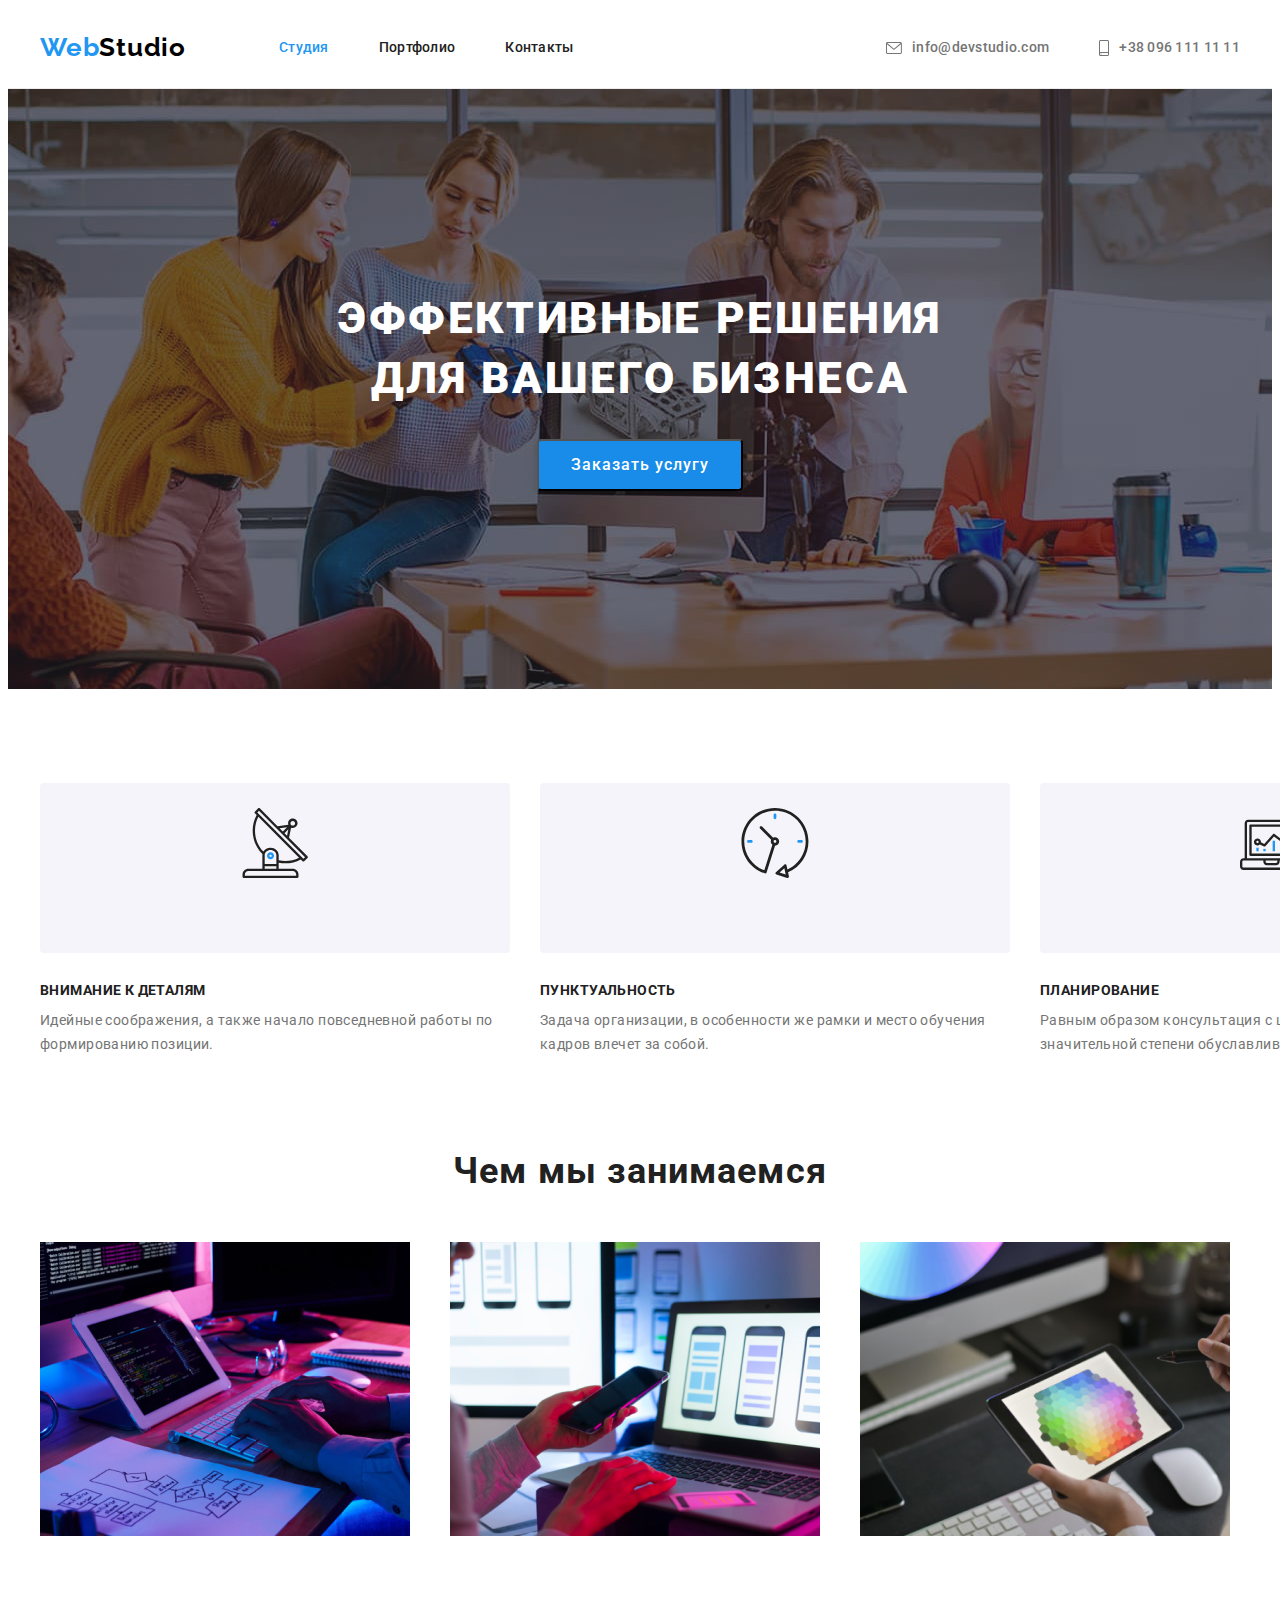
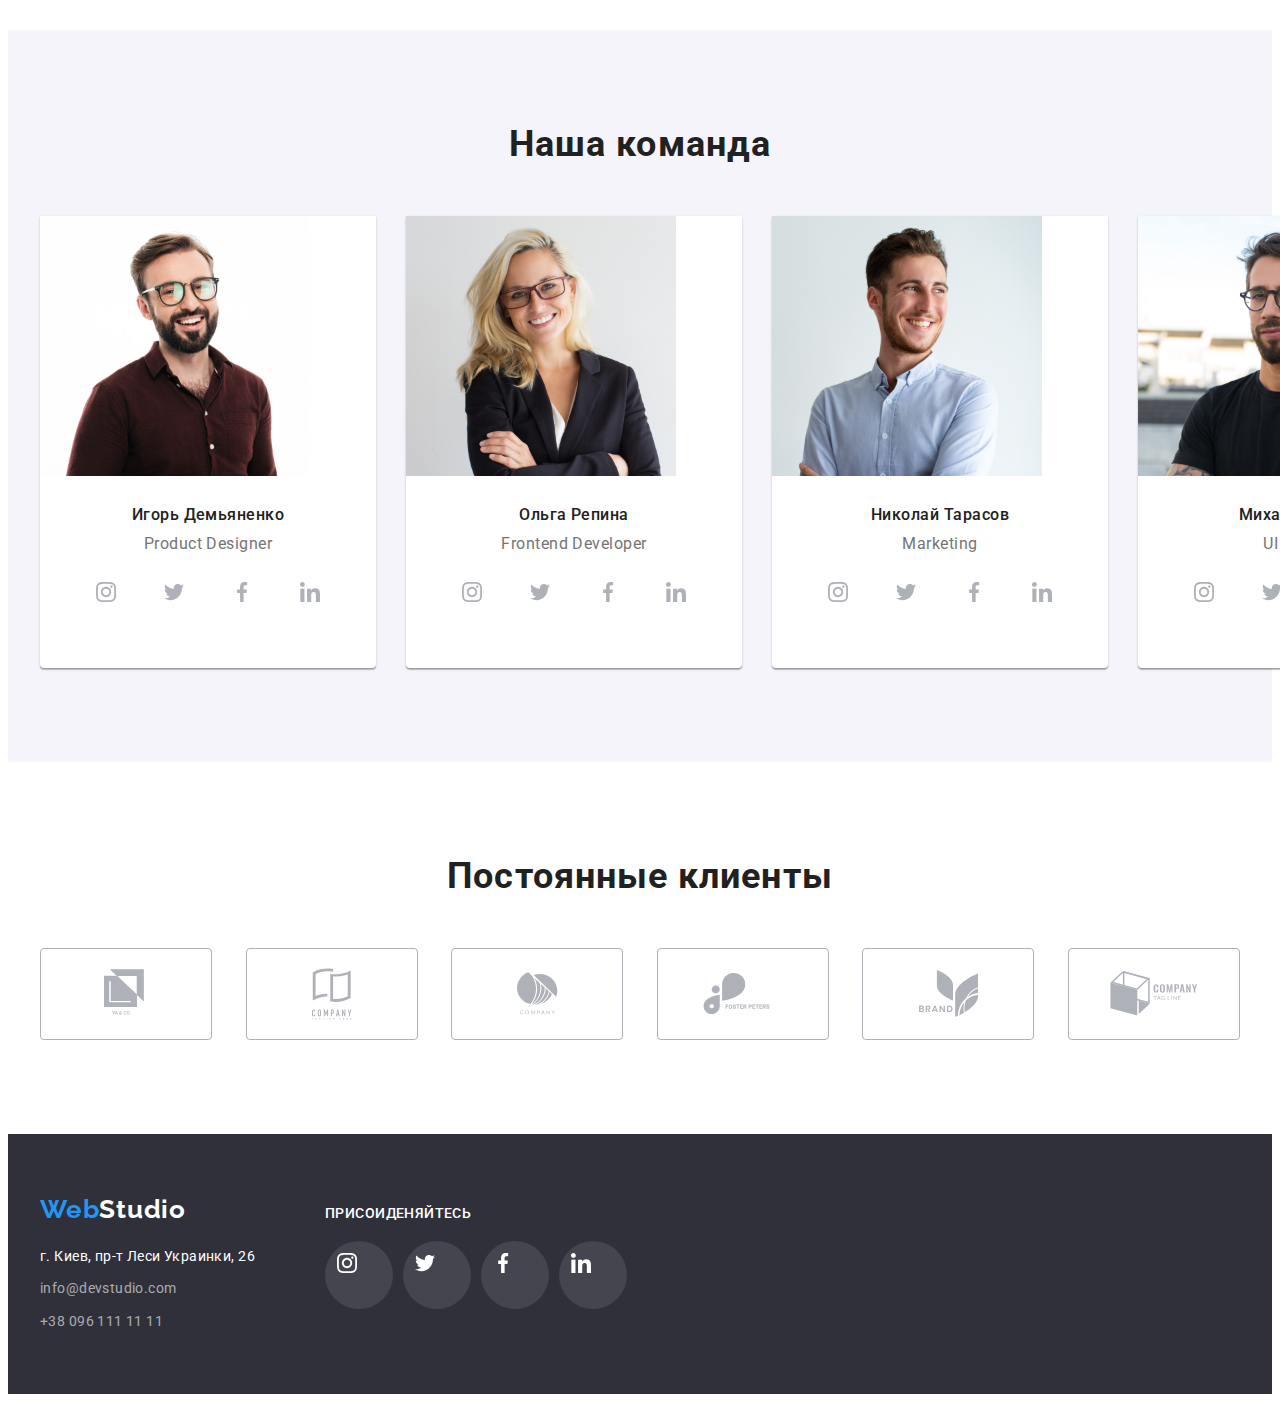
<file: index.html>
<!DOCTYPE html>
<html lang="ru">
<head>
    <meta charset="UTF-8">
    <meta http-equiv="X-UA-Compatible" content="IE=edge">
    <meta name="viewport" content="width=device-width, initial-scale=1.0">
    <title>Document</title>
    <link rel="preconnect" href="https://fonts.gstatic.com">
    <link href="https://fonts.googleapis.com/css2?family=Raleway:wght@700&family=Roboto:wght@400;500;700;900&display=swap"
        rel="stylesheet">
        <link rel="stylesheet" href="https://cdnjs.cloudflare.com/ajax/libs/modern-normalize/1.0.0/modern-normalize.min.css"
            integrity="sha512-ISS7cAi1PEhQ8jnbJpJZMd29NlhNj4AWYyLOSp2CE/CsHxTCu+r+t0D2yoJudVrd0/8fTVPUVDzY5Tvli75u/g=="
            crossorigin="anonymous" />
        <link rel="stylesheet" href="./css/styles.css">
</head>
<body>
    <!--Header-->
    
    <header class="header">
        <div class="container main-nav">
        <nav class="site-nav ">
            <a href="" lang="en" class="logo link"><span class="logo-part-1">Web</span><span class="logo-light">Studio</span></a>

    <ul class="nav-list list">

        <li class="nav-item"><a class="nav-link link current" href="">Студия</a></li>
        <li class="nav-item"><a class="nav-link link" href="./portfolio.html">Портфолио</a></li>
        <li class="nav-item"><a class="nav-link link" href="">Контакты</a></li>
    </ul>
    </nav>
    <ul class="contact-list list">
        <li class="contact-item">
            <a class="contact-link link" href="mailto:info@devstudio.com">
                <svg class="icon-mail">
                    <use href = "./images/svg/symbol-defs.svg#envelope"></use>
                </svg>
            info@devstudio.com
            </a>
        </li>
        <li class="contact-item">
            <a class="contact-link link" href="tel:+380961111111">
<svg class="icon-tel">
    <use href = "./images/svg/symbol-defs.svg#smartphone"></use>
</svg>
+38 096 111 11 11
            </a>
        </li>
    </ul>
    </div>
    </header>
    
    

    <!--main section-->
    <main >
        
    <section class="main-section overlay">
        <div class="main container">
        <h1 class="main-title">Эффективные решения  для вашего бизнеса  </h1>
        <button type="button" class="modal-btn">Заказать услугу</button>
        </div>
    </section>


    <!--About features-->
    <section class="about-features">
        <div class="container">
        <ul class="about-list list">
            <li class="about-item">
<div class="icons">
    <svg class="antena icon-features">
        <use href="./images/svg/symbol-defs.svg#antena"></use>
    </svg>
</div>
                <h3 class="about-title">Внимание к деталям</h3>
                <p class="about-text">Идейные соображения, а также начало повседневной работы по формированию позиции.</p>
            </li>
            <li class="about-item">
<div class="icons" >
    <svg class="clock icon-features">
        <use href="./images/svg/symbol-defs.svg#clock"></use>
    </svg>
</div>
                <h3 class="about-title">Пунктуальность</h3>
                <p class="about-text">Задача организации, в особенности же рамки и место обучения кадров влечет за собой.</p>
            </li>
            <li class="about-item">
<div class="icons">
    <svg class="diagram icon-features">
        <use href="./images/svg/symbol-defs.svg#diagram"></use>
    </svg>
</div>
                <h3 class="about-title">Планирование</h3>
                 <p class="about-text">Равным образом консультация с широким активом в значительной степени обуславливает.</p>
            </li>
            <li class="about-item">
                <div class="icons">
                    <svg class="asrtronaut icon-features">
                        <use href="./images/svg/symbol-defs.svg#astronaut"></use>
                    </svg>
                </div>
                <h3 class="about-title">Современные технологии</h3>
                <p class="about-text">Значимость этих проблем настолько очевидна, что реализация плановых заданий.</p>
            </li>
        </ul>
        </div>
    </section>
        <!--About examples-->
        <section class="about-examples">
             <div class="container">
        <h2 class="second-title">Чем мы занимаемся</h2>
        <ul class="examples list">
            <li class="examples-item"><img src="./images/feature-1.jpg" alt="Печать текста на компьютре" width="370" height="294"></li>
            <li class="examples-item"><img src="./images/feature-2.jpg" alt="Тестирование на компьютере и на телефоне" width="370" height="294"></li>
            <li class="examples-item"><img src="./images/feature-3.png" alt="Выбор палитры цветов" width="370" height="294"></li>
        </ul>
        </div>
    </section>

    <!--Team-->
    <section class="team">
        <div class="container">
        <h2 class="second-title">Наша команда</h2>
        <ul class="team-list list">
            <li class="team-item"><img src="./images/member-1.jpg" alt="Игорь Демьяненко Продакт Дизайнер" width = "270" height="260">
                <div  class="text-wraper">
                <h3 class="item-title">Игорь Демьяненко</h3>
                <p class="team-text">Product Designer</p>
                 <ul  class="social-media list">
                     <li class="social-media-item">
                         <a href=""  class = "social-media-link link">
                             <svg class="social-media-icon">
                                 <use href = "./images/svg/symbol-defs.svg#instagram"></use>
                             </svg>
                         </a>
                     </li>
                     <li class="social-media-item">
                         <a href="" class = "social-media-link link">
                             <svg class="social-media-icon">
                                 <use href = "./images/svg/symbol-defs.svg#twitter"></use>
                             </svg>
                         </a>
                     </li>
                     <li class="social-media-item">
                         <a href="" class = "social-media-link link">
                             <svg class="social-media-icon">
                                 <use href = "./images/svg/symbol-defs.svg#facebook"></use>
                             </svg>
                         </a>
                     </li>
                     <li class="social-media-item">
                         <a href="" class = "social-media-link link">
                             <svg class="social-media-icon">
                                 <use href = "./images/svg/symbol-defs.svg#linkedin"></use>
                             </svg>
                         </a>
                     </li>
                 </ul>
                </div>
            </li>
            <li class="team-item"><img src="./images/member-2.jpg" alt="Ольга Репина Frontend Developer" width = "270" height="260">
                <div class="text-wraper">
                <h3 class="item-title">Ольга Репина</h3>
                <p class="team-text">Frontend Developer</p>
                 <ul class="social-media list">
                     <li class="social-media-item">
                         <a href="" class = "social-media-link link">
                             <svg class = "social-media-icon">
                                 <use href = "./images/svg/symbol-defs.svg#instagram"></use>
                             </svg>
                         </a>
                     </li>
                     <li class="social-media-item">
                         <a href="" class = "social-media-link link">
                             <svg class = "social-media-icon">
                                 <use href = "./images/svg/symbol-defs.svg#twitter"></use>
                             </svg>
                         </a>
                     </li>
                     <li class="social-media-item">
                         <a href="" class = "social-media-link link">
                             <svg class = "social-media-icon">
                                 <use href = "./images/svg/symbol-defs.svg#facebook"></use>
                             </svg>
                         </a>
                     </li>
                     <li class="social-media-item">
                         <a href="" class = "social-media-link link">
                             <svg class = "social-media-icon">
                                 <use href = "./images/svg/symbol-defs.svg#linkedin"></use>
                             </svg>
                         </a>
                     </li>
                 </ul>
</div>
            </li>
            <li class="team-item"><img src="./images/member-3.jpg" alt="Николай Тарасов Marketing" width = "270" height="260">
                <div class="text-wraper"> 
                <h3 class="item-title">Николай Тарасов</h3>
                <p class="team-text">Marketing</p>
            <ul class="social-media list">
                <li class="social-media-item">
                    <a href="" class = "social-media-link link">
                        <svg class = "social-media-icon">
                            <use href = "./images/svg/symbol-defs.svg#instagram"></use>
                        </svg>
                    </a>
                </li>
                <li class="social-media-item">
                    <a href="" class = "social-media-link link">
                        <svg class = "social-media-icon">
                            <use href = "./images/svg/symbol-defs.svg#twitter"></use>
                        </svg>
                    </a>
                </li>
                <li class="social-media-item">
                    <a href="" class = "social-media-link link">
                        <svg class = "social-media-icon">
                            <use href = "./images/svg/symbol-defs.svg#facebook"></use>
                        </svg>
                    </a>
                </li>
                <li class="social-media-item">
                    <a href="" class = "social-media-link link">
                        <svg class = "social-media-icon">
                            <use href = "./images/svg/symbol-defs.svg#linkedin"></use>
                        </svg>
                    </a>
                </li>
            </ul>
</div>
            </li>
            <li class="team-item"><img src="./images/member-4.jpg" alt="Михаил Ермаков UI Designer" width = "270" height="260">
               <div class="text-wraper">
                <h3 class="item-title">Михаил Ермаков</h3>
                <p class="team-text">UI Designer</p>
                <ul class="social-media list">
                    <li class="social-media-item">
                        <a href="" class = "social-media-link link">
                            <svg class = "social-media-icon">
                                <use href = "./images/svg/symbol-defs.svg#instagram"></use>
                            </svg>
                        </a>
                    </li>
                    <li class="social-media-item">
                        <a href="" class = "social-media-link link">
                            <svg class = "social-media-icon">
                                <use href = "./images/svg/symbol-defs.svg#twitter"></use>
                            </svg>
                        </a>
                    </li>
                    <li class="social-media-item">
                        <a href="" class = "social-media-link link">
                            <svg class = "social-media-icon"> 
                                <use href = "./images/svg/symbol-defs.svg#facebook"></use>
                            </svg>
                        </a>
                    </li>
                    <li class="social-media-item">
                        <a href="" class = "social-media-link link">
                            <svg class="social-media-icon">
                                <use href = "./images/svg/symbol-defs.svg#linkedin"></use>
                            </svg>
                        </a>
                    </li>
                </ul> 
</div>
            </li>
        </ul>
        </div>
    </section>

    <!--Clients-->
    <section class="clients">
            <div class="container">
                <h2 class="second-title">Постоянные клиенты</h2>
                <ul class="clients-list list">
                    <li class="clients-list-item">
                        <a href="" class="clients-list-link">
                            <svg class="clients-icon-one common">
                                <use href = "./images/svg/symbol-defs.svg#logo-one"></use>
                            </svg>
                        </a>
                    </li>
                    <li class="clients-list-item">
                        <a href="" class="clients-list-link">
                            <svg class="clients-icon-two common">
                                <use href = "./images/svg/symbol-defs.svg#logo-second"></use>
                            </svg>
                        </a>
                    </li>
                    <li class="clients-list-item">
                        <a href="" class="clients-list-link">
                            <svg class="clients-icon-three common">
                                <use href = "./images/svg/symbol-defs.svg#logo-third"></use>
                            </svg>
                        </a>
                    </li>
                    <li class="clients-list-item">
                        <a href="" class="clients-list-link">
                            <svg class="clients-icon-four common">
                                <use href = "./images/svg/symbol-defs.svg#logo-fourth"></use>
                            </svg>
                        </a>
                    </li>
                    <li class="clients-list-item">
                        <a href="" class="clients-list-link">
                            <svg class="clients-icon-five common">
                                <use href = "./images/svg/symbol-defs.svg#logo-fifth"></use>
                            </svg>
                        </a>
                    </li>
                    <li class="clients-list-item">
                        <a href="" class="clients-list-link">
                            <svg class="clients-icon-six common">
                                <use href = "./images/svg/symbol-defs.svg#logo-six"></use>
                            </svg>
                        </a>
                    </li>
                </ul>


       </div>

    </section>
    </main>

    <!--Footer-->
    <footer class="footer">
        <div class="container">
            <div class="footer-wraper">
    <a href="" lang="en" class="logo link"><span class="logo-part-1">Web</span><span class="logo-dark">Studio</span></a>
        <address>
             <ul class="address-list list">
             <li class="address-item">г. Киев, пр-т Леси Украинки, 26</li>    
            <li class="address-item" ><a class="address-link link"  href="mailto:info@devstudio.com">info@devstudio.com</a></li>
            <li class="address-item" ><a class="address-link link" href="tel:+380961111111">+38 096 111 11 11</a></li>
         </ul>
        </address>
        </div>
        <div class="footer-wraper">
            <p class="invitation">Присоиденяйтесь</p>
            <ul class="footer-media-list list">
                <li class="footer-media-item">
                    <a href="" class="footer-media-link">
<svg class="footer-media-icon">
    <use href = "./images/svg/symbol-defs.svg#instagram"></use>
</svg>
                </a>
            </li>
                <li class="footer-media-item">
                    <a href="" class="footer-media-link">
<svg class="footer-media-icon">
    <use href = "./images/svg/symbol-defs.svg#twitter"></use>
</svg>
                </a>
            </li>
                <li class="footer-media-item">
                    <a href="" class="footer-media-link">
<svg class="footer-media-icon">
    <use href = "./images/svg/symbol-defs.svg#facebook"></use>
</svg>
                </a>
            </li >
                <li class="footer-media-item">
                    <a href="" class="footer-media-link">
<svg class="footer-media-icon">
    <use href = "./images/svg/symbol-defs.svg#linkedin"></use>
</svg>
                </a>
            </li>
            </ul>

        </div>
        </div>
    </footer>

</body>
</html>
</file>
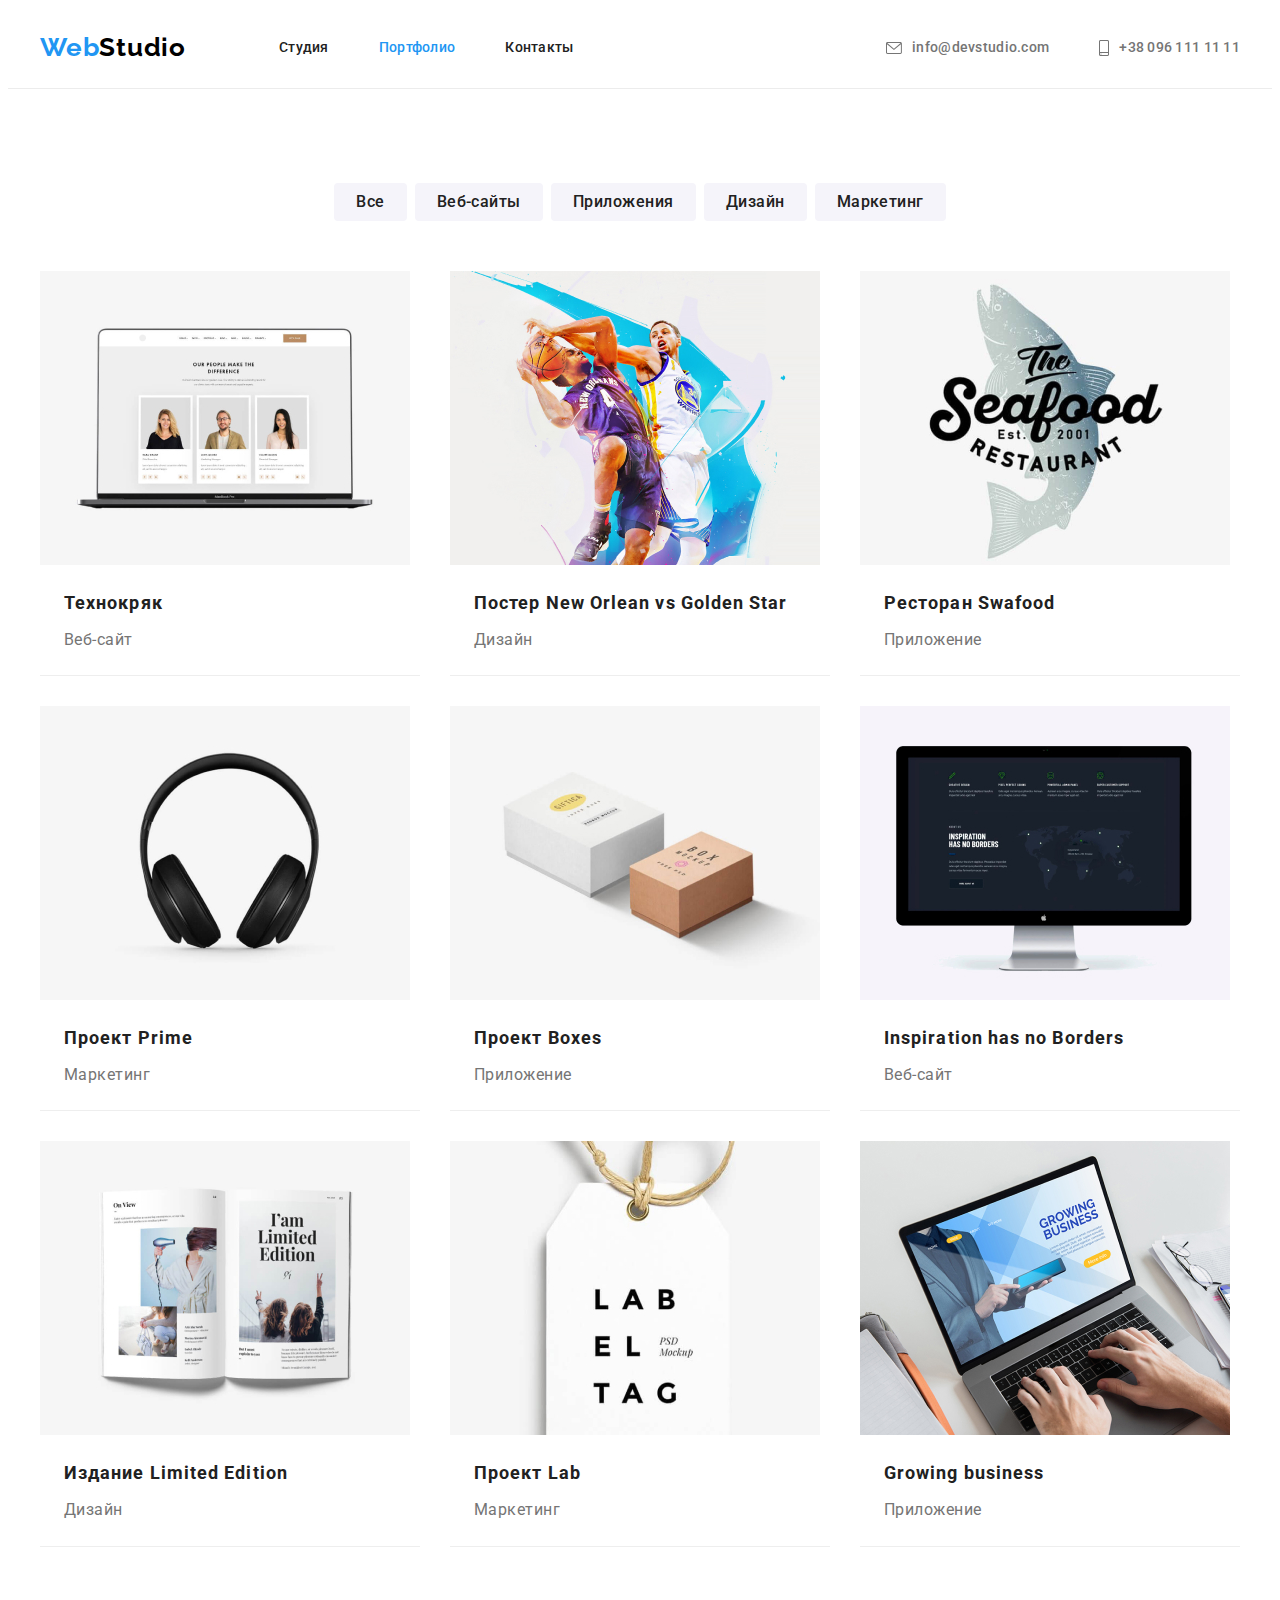
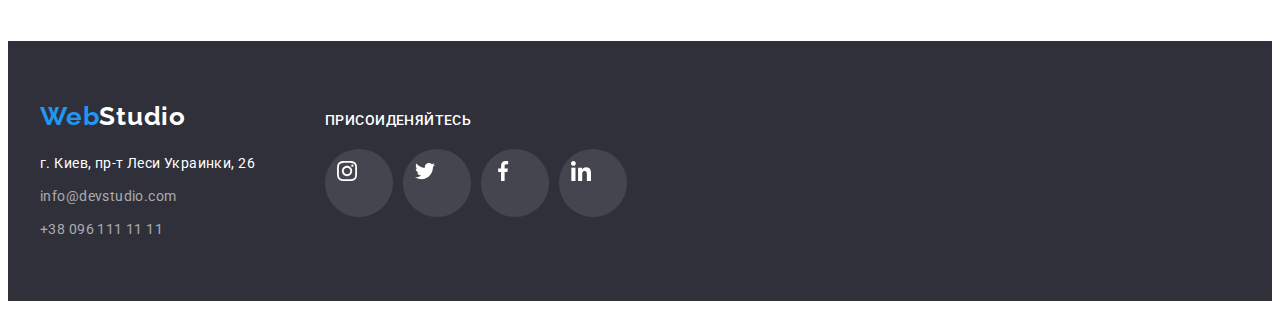
<file: portfolio.html>
<!DOCTYPE html>
<html lang="en">
<head>
    <meta charset="UTF-8">
    <meta http-equiv="X-UA-Compatible" content="IE=edge">
    <meta name="viewport" content="width=device-width, initial-scale=1.0">
    <title>Document</title>
    <link rel="stylesheet" href="./css/styles.css">
    <link rel="preconnect" href="https://fonts.gstatic.com">
    <link href="https://fonts.googleapis.com/css2?family=Raleway:wght@700&family=Roboto:wght@400;500;700;900&display=swap"
        rel="stylesheet">
        <link rel="stylesheet" href="https://cdnjs.cloudflare.com/ajax/libs/modern-normalize/1.0.0/modern-normalize.min.css"
            integrity="sha512-ISS7cAi1PEhQ8jnbJpJZMd29NlhNj4AWYyLOSp2CE/CsHxTCu+r+t0D2yoJudVrd0/8fTVPUVDzY5Tvli75u/g=="
            crossorigin="anonymous" />
        <link rel="stylesheet" href="./css/styles.css">

</head>
<body>
    <!--Header-->
    
    <header class="header">
        <div class="container main-nav">
            <nav class="site-nav ">
                <a href="" lang="en" class="logo link"><span class="logo-part-1">Web</span><span
                        class="logo-light">Studio</span></a>
    
                <ul class="nav-list list">
    
                    <li class="nav-item"><a class="nav-link link " href="./index.html">Студия</a></li>
                    <li class="nav-item"><a class="nav-link link current" href="./portfolio.html">Портфолио</a></li>
                    <li class="nav-item"><a class="nav-link link" href="">Контакты</a></li>
                </ul>
            </nav>
            <ul class="contact-list list">
                <li class="contact-item">
                    <a class="contact-link link" href="mailto:info@devstudio.com">
                        <svg class="icon-mail">
                            <use href="./images/svg/symbol-defs.svg#envelope"></use>
                        </svg>
                        info@devstudio.com
                    </a>
                </li>
                <li class="contact-item">
                    <a class="contact-link link" href="tel:+380961111111">
                        <svg class="icon-tel">
                            <use href="./images/svg/symbol-defs.svg#smartphone"></use>
                        </svg>
                        +38 096 111 11 11
                    </a>
                </li>
            </ul>
        </div>
    </header>
    

    <!--main section-->
    <main>
        <section class="portfolio">
            <div class="container">
            <h1 class="visually-hidden"> Портфолио </h1>

            <!--Filters-->
            <ul class="filter-list list">
            <li class="filter-item"><button class="filter-btn" type="button">Все</button></li>
            <li class="filter-item"><button class="filter-btn" type="button">Веб-сайты</button></li>
            <li class="filter-item"><button class="filter-btn" type="button">Приложения</button></li>
            <li class="filter-item"><button class="filter-btn" type="button">Дизайн</button></li>
            <li class="filter-item"><button class="filter-btn" type="button">Маркетинг</button></li>

        </ul>
<!--Galery of works-->
            <ul class="gallery list">
                <li class="gallery-item"><a  class="gallery-link link" href="">
                    <img src="./images/portfolio/tehnokryk.jpg"  width="370" height="294" alt="Веб сайт страницы компании Технокряк">
                    <div  class = "galery-text-wraper">
                    <h2  class="gallery-title">Технокряк</h2>
                    <p class="gallery-text">Веб-сайт</p>
</div>
                </a></li>
                 <li class="gallery-item"><a  class="gallery-link link" href="">
                     <img src="./images/portfolio/poster.jpg"  width="370" height="294" alt="Постер с баскетболистами">
                    <div class = "galery-text-wraper">
                     <h2 class="gallery-title">Постер New Orlean vs Golden Star</h2>
                     <p class="gallery-text">Дизайн</p>
</div>
                 </a></li>
                 <li class="gallery-item"><a class="gallery-link link" href="">
                     <img src="./images/portfolio/seafood.jpg" width="370" height="294" alt="Лого акулы с фронтальной надписью ">
                     <div class = "galery-text-wraper">
                     <h2 class="gallery-title">Ресторан Swafood</h2>
                     <p class="gallery-text">Приложение</p>
</div>
                 </a></li>
                 <li class="gallery-item"><a class="gallery-link link" href="">
                     <img src="./images/portfolio/prime.jpg"  width="370" height="294" alt="Наушники">
                     <div class = "galery-text-wraper">
                     <h2 class="gallery-title">Проект Prime</h2>
                     <p class="gallery-text">Маркетинг</p>
</div>
                 </a></li>
                <li class="gallery-item"><a  class="gallery-link link" href="">
                        <img src="./images/portfolio/boxes.jpg" width="370" height="294" alt="Две коробки">
                       <div class = "galery-text-wraper">
                        <h2 class="gallery-title">Проект Boxes</h2>
                        <p class="gallery-text">Приложение</p>
</div>
                    </a></li>
                <li class="gallery-item"><a class="gallery-link link" href="">
                        <img src="./images/portfolio/ispiration.jpg" width="370" height="294" alt="Телевизор с изображением сайта">
                        <div class="galery-text-wraper">
                        <h2 class="gallery-title">Inspiration has no Borders</h2>
                        <p class="gallery-text">Веб-сайт</p>
</div>
                    </a></li>
                <li class="gallery-item"><a class="gallery-link link" href="">
                        <img src="./images/portfolio/limited-edition.jpg"  width="370" height="294" alt="Развернутый журнал с картинками">
                        <div class = "galery-text-wraper">
                        <h2 class="gallery-title">Издание Limited Edition</h2>
                        <p class="gallery-text">Дизайн</p>
</div>
                    </a></li>
                <li class="gallery-item"><a class="gallery-link link" href="">
                        <img src="./images/portfolio/lab.jpg" width="370" height="294" alt="Бирка на веревочке с надписью">
                        <div class = "galery-text-wraper">
                        <h2 class="gallery-title">Проект Lab</h2>
                        <p class="gallery-text">Маркетинг</p>
</div>
                    </a></li>
                 <li class="gallery-item"><a class="gallery-link link" href=""> 
                        <img src="./images/portfolio/growing-business.jpg" width="370" height="294" alt="Руки печатают на компьютере">
                        <div class = "galery-text-wraper">
                        <h2 class="gallery-title">Growing business</h2>
                         <p class="gallery-text">Приложение</p>
</div>
                        </a></li>
                </ul>
                </div>
                </section>
    </main>

                <!--Footer-->
                <footer class="footer">
                    <div class="container">
                        <div class="footer-wraper">
                            <a href="" lang="en" class="logo link"><span class="logo-part-1">Web</span><span
                                    class="logo-dark">Studio</span></a>
                            <address>
                                <ul class="address-list list">
                                    <li class="address-item">г. Киев, пр-т Леси Украинки, 26</li>
                                    <li class="address-item"><a class="address-link link"
                                            href="mailto:info@devstudio.com">info@devstudio.com</a></li>
                                    <li class="address-item"><a class="address-link link" href="tel:+380961111111">+38 096 111 11 11</a>
                                    </li>
                                </ul>
                            </address>
                        </div>
                        <div class="footer-wraper">
                            <p class="invitation">Присоиденяйтесь</p>
                            <ul class="footer-media-list list">
                                <li class="footer-media-item">
                                    <a href="" class="footer-media-link">
                                        <svg class="footer-media-icon">
                                            <use href="./images/svg/symbol-defs.svg#instagram"></use>
                                        </svg>
                                    </a>
                                </li>
                                <li class="footer-media-item">
                                    <a href="" class="footer-media-link">
                                        <svg class="footer-media-icon">
                                            <use href="./images/svg/symbol-defs.svg#twitter"></use>
                                        </svg>
                                    </a>
                                </li>
                                <li class="footer-media-item">
                                    <a href="" class="footer-media-link">
                                        <svg class="footer-media-icon">
                                            <use href="./images/svg/symbol-defs.svg#facebook"></use>
                                        </svg>
                                    </a>
                                </li>
                                <li class="footer-media-item">
                                    <a href="" class="footer-media-link">
                                        <svg class="footer-media-icon">
                                            <use href="./images/svg/symbol-defs.svg#linkedin"></use>
                                        </svg>
                                    </a>
                                </li>
                            </ul>
                
                        </div>
                    </div>
                </footer>
                
                </body>
                
                </html>
</file>
<file: css/styles.css>
body {
  font-family: Roboto, sans-serif;
}
:root {
  --brand-color: #212121;
  --color-text: #757575;
  --acent-color: #2196f3;
}

.link {
  text-decoration: none;
}
.list {
  list-style: none;
  font-style: normal;
  margin: 0;
  padding: 0;
}
h1,
h2,
h3,
h4,
h5,
h6,
p {
  margin: 0;
}
img {
  display: block;
}
.visually-hidden {
  position: absolute;
  width: 1px;
  height: 1px;
  margin: -1px;
  padding: 0;
  overflow: hidden;
  border: 0;
  clip: rect(0 0 0 0);
}
.second-title {
  font-weight: 700;
  font-size: 36px;
  line-height: 1.16;
  text-align: center;
  letter-spacing: 0.03em;
  color: var(--brand-color);
}

.header > .container {
  width: 1200px;
  margin: 0 auto;
  padding: 0 15px;
}

.container {
  width: 1200px;
  margin: 0 auto;
  padding: 0 15px;
  text-align: center;
}
.main-nav {
  display: flex;
  align-items: center;
}
/*Header*/
.header {
  display: flex;
  align-items: center;
  border-bottom: 1px solid #ececec;
}
.site-nav {
  display: flex;
  align-items: center;
}

.logo {
  font-family: Raleway, sans-serif;
  font-weight: 700;
  font-size: 26px;
  line-height: 1.2;
  letter-spacing: 0.03em;
}
.logo-part-1 {
  color: #2196f3;
}
.logo-light {
  color: #000000;
}
.logo-dark {
  color: #ffffff;
}
.nav-list {
  display: flex;
  align-items: center;
  margin-left: 93px;
}
.nav-link.current {
  color: var(--acent-color);
}

.nav-item:not(:last-child) {
  /*border: 1px solid blue;*/
  margin-right: 50px;
}

.nav-link {
  font-weight: 500;
  font-size: 14px;
  line-height: 1.14;
  letter-spacing: 0.02em;
  color: var(--brand-color);
  padding-top: 32px;
  padding-bottom: 32px;
  display: block;
}
.nav-link:hover,
.nav-link:focus {
  color: #2196f3;
}
/*.contact-link {
  display: flex;
  align-items: center;
  color: var(--color-text);
}*/

.contact-link:hover .icon-mail,
.conract-link:focus .icon-mail,
.contact-link:hover,
.contact-link:focus {
  color: #2196f3;
  fill: #2196f3;
}
.contact-link:hover .icon-tel,
.conract-link:focus .icon-tel,
.contact-link:hover,
.contact-link:focus {
  color: #2196f3;
  fill: #2196f3;
}
.contact-list {
  display: flex;
  align-items: center;
  margin-left: auto;
}
.contact-item {
  font-weight: 500;
  font-size: 14px;
  line-height: 1.14;
  letter-spacing: 0.02em;
  align-items: center;
  /*border: 2px solid black;*/
}
.contact-link {
  display: flex;
  align-items: center;
  color: var(--color-text);
}

.contact-list .contact-item + .contact-item {
  margin-left: 50px;
}
.icon-mail {
  fill: var(--color-text);
  width: 16px;
  height: 12px;
  margin-right: 10px;
}
.icon-tel {
  fill: var(--color-text);
  width: 10px;
  height: 16px;
  margin-right: 10px;
}

/* Main section */
.main.container {
  padding: 200px 15px;
  text-align: center;
}
.overlay {
  max-width: 1600px;
  height: 600px;
  margin: 0 auto;
  background-color: #2f303a;
  background-image: linear-gradient(
      to bottom,
      rgba(47, 48, 58, 0.4),
      rgba(47, 48, 58, 0.4)
    ),
    url(../images/headerbg.jpg);
  background-repeat: no-repeat;
  background-position: center;
  background-size: cover;
}
.main-title {
  /*padding-top: 200px;*/
  max-width: 696px;
  font-weight: 900;
  font-size: 44px;
  line-height: 1.36;
  text-align: center;
  letter-spacing: 0.06em;
  text-transform: uppercase;
  color: #ffffff;
  margin: auto;
  margin-bottom: 30px;
}

.modal-btn {
  display: inline-block;
  text-align: center;
  min-width: 200px;
  padding: 10px 32px 10px 32px;
  font-family: inherit;
  font-weight: 500;
  font-size: 16px;
  line-height: 1.8;
  letter-spacing: 0.06em;
  color: #ffffff;
  cursor: pointer;
  background-color: #188ce8;
  box-shadow: 0px 4px 4px rgba(0, 0, 0, 0.15);
  border-radius: 4px;
}

.modal-btn:hover,
.modal-btn:focus {
  background-color: #2196f3;
  color: #ffffff;
}

/* About features */

.about-features {
  padding-top: 94px;
  padding-bottom: 94px;
}
.about-list {
  display: flex;
  margin-left: -30px;
  margin-top: -30px;
}
.icons {
  width: 270px;
  height: 120px;
  background-color: #f5f4fa;
  border-radius: 4px;
  margin-bottom: 30px;
  padding: 25px 100px;
}
.icon-features {
  width: 70px;
  height: 70px;
}
.about-item {
  /*border: 1px solid green;
  background-color: tomato;*/
  flex-basis: calc(100% / 4 - 30px);
  margin-left: 30px;
  margin-top: 30px;
}
.about-title {
  font-weight: 700;
  font-size: 14px;
  line-height: 1.14;
  letter-spacing: 0.03em;
  text-transform: uppercase;
  color: var(--brand-color);
  text-align: left;
  margin-bottom: 10px;
}
.about-text {
  font-weight: 400;
  font-size: 14px;
  line-height: 1.7;
  letter-spacing: 0.03em;
  color: var(--color-text);
  text-align: left;
}
/*----About examples------*/
.about-examples {
  padding-bottom: 94px;
  /*background-color: violet;*/
}
.second-title {
  margin-bottom: 50px;
}
.examples {
  display: flex;
  margin-left: -30px;
  margin-top: -30px;
}
.examples-item {
  margin-left: 30px;
  margin-top: 30px;
  flex-basis: calc(100% / 3 - 30px);
}
/*Team*/
.team {
  background-color: #f5f4fa;
  padding-top: 94px;
  padding-bottom: 94px;
}
.team .second-title {
  margin-bottom: 50px;
}
.team-list {
  display: flex;
  margin-left: -30px;
  margin-top: -30px;
}
.team-item {
  margin-left: 30px;
  margin-top: 30px;
  flex-basis: calc(100% / 4 - 30px);
  box-shadow: 0px 1px 3px rgba(0, 0, 0, 0.12), 0px 1px 1px rgba(0, 0, 0, 0.14),
    0px 2px 1px rgba(0, 0, 0, 0.2);
  border-radius: 0px 0px 4px 4px;
  /*background-color: turquoise;*/
  background-color: #ffffff;
}
.text-wraper {
  padding: 30px 32px;
}
.social-media {
  display: flex;
  justify-content: space-between;
  align-items: center;
  min-width: 30px;
  
}
.social-media-item {
  align-items: center;
}
.social-media-link {
  display: inline-block;
  align-items: center;
  width: 44px;
  height: 44px;
  padding: 12px;
  border-radius: 50%;
  cursor: pointer;
}
.social-media-link:hover .social-media-icon,
.social-media-link:focus .social-media-icon,
.social-media-link:hover,
.social-media-link:focus {
  background-color: var(--acent-color);
  fill: #ffffff;
}

.social-media-icon {
  width: 20px;
  height: 20px;
  fill: #afb1b8;
}
.item-title {
  font-weight: 500;
  font-size: 16px;
  line-height: 1.18;
  letter-spacing: 0.03em;
  color: var(--brand-color);
  margin-bottom: 10px;
}
.team-text {
  font-weight: 400;
  font-size: 16px;
  line-height: 1.18;
  letter-spacing: 0.03em;
  color: var(--color-text);
  margin-bottom: 16px;
}
/*Clients*/
.clients {
  padding-top: 94px;
  padding-bottom: 94px;
}
.container > .second-title {
  margin-bottom: 50px;
}
.clients-list {
  display: flex;
  align-items: center;
  justify-content: space-between;
  min-width: 1170px;
  
}
.clients-list-link {
  display: flex;
  justify-content: center;
  align-items: center;
  width: 170px;
  height: 90px;
  /*border: 1px solid #afb1b8;
  border-radius: 4px;*/
}
.clients-list-item {
  border: 1px solid #afb1b8;
  border-radius: 4px;
}
.common {
  fill: #afb1b8;
}
.clients-icon-one {
  width: 44px;
  height: 49px;
}
.clients-icon-two {
  width: 40px;
  height: 52px;
}
.clients-icon-three {
  width: 41px;
  height: 43px;
}
.clients-icon-four {
  width: 80px;
  height: 42px;
}
.clients-icon-five {
  width: 59px;
  height: 47px;
}
.clients-icon-six {
  width: 88px;
  height: 45px;
}

.clients-list-item:hover,
.clients-link-item:focus {
   border: 1px solid var(--acent-color);
  
}
.clients-list-link:hover .common,
 .clients-list-link:focus .common {
   fill: var(--acent-color);
 }

/*footer*/
.footer {
  padding-top: 60px;
  padding-bottom: 60px;
}
.address-item {
  font-weight: 400;
  font-size: 14px;
  line-height: 1.7;
  letter-spacing: 0.03em;
  color: #ffffff;
}

.footer {
  background-color: #2f303a;
}
.footer > .container {
  text-align: left;
}
.footer .container {
  display: flex;
  align-items: baseline;
}
.footer-wraper:not(:last-child) {
  margin-right: 70px;
}
.invitation {
  text-transform: uppercase;
  font-weight: 500;
  font-size: 14px;
  line-height: 1.14;
  letter-spacing: 0.03em;
  color: #ffffff;
  margin-bottom: 20px;
}
.footer-media-list {
  display: flex;
  align-items: center;
}
.footer-media-item:not(:last-child) {
  margin-right: 10px;
}
.footer-media-link {
  display: inline-block;
  align-items: center;
  width: 44px;
  height: 44px;
  padding: 12px;
  border-radius: 50%;
  cursor: pointer;
  background-color: rgba(255, 255, 255, 0.1);
}
.footer-media-link:hover,
.footer-media-link:focus {
  background-color: var(--acent-color);
}
.footer-media-icon {
  width: 20px;
  height: 20px;
  fill: #ffffff;
}
.footer .logo {
  display: inline-block;
  margin-bottom: 20px;
}
.address-list {
  /*display: flex;*/
  flex-direction: column;
  justify-content: space-between;
}
.address-item:not(:last-child) {
  margin-bottom: 9px;
}
.address-link {
  font-weight: 400;
  font-size: 14px;
  line-height: 1.7;
  letter-spacing: 0.03em;
  color: rgba(255, 255, 255, 0.6);
}

/* PORTFOLIO*/

/*main section*/
.portfolio {
  padding-top: 94px;
  padding-bottom: 94px;
  /*border: 1px solid red;*/
}
/*Filters */
.filter-list {
  display: flex;
  justify-content: center;
  margin-bottom: 50px;
  /*background-color: aqua;*/
}
.filter-item:not(:last-child) {
  /*outline: 1px dashed blue;*/
  margin-right: 8px;
}
.filter-btn {
  display: inline-block;
  text-align: center;
  padding: 6px 22px 6px 22px;
  font-family: inherit;
  font-weight: 500;
  font-size: 16px;
  line-height: 1.6;
  letter-spacing: 0.03em;
  color: #212121;
  cursor: pointer;
  background-color: #f5f4fa;
  border-radius: 4px;
  border: none;
}
.filter-btn:hover,
.filter-btn:focus {
  background: #2196f3;
  box-shadow: 0px 3px 1px rgba(0, 0, 0, 0.1), 0px 1px 2px rgba(0, 0, 0, 0.08),
    0px 2px 2px rgba(0, 0, 0, 0.12);
  border-radius: 4px;
  border: none;
  color: #ffffff;
}
.gallery {
  display: flex;
  flex-wrap: wrap;
  margin-left: -30px;
  margin-top: -30px;
}
.gallery-item {
  margin-left: 30px;
  margin-top: 30px;
  flex-basis: calc(100% / 3 - 30px);
  border-bottom: 1px solid #eeeeee;
}

/*.gallery-item:nth-child(-n + 6) {
  margin-bottom: 30px;
}*/

.gallery-title {
  font-weight: 700;
  font-size: 18px;
  line-height: 2;
  letter-spacing: 0.06em;
  color: var(--brand-color);
  text-align: left;
  margin-bottom: 4px;
}
.gallery-text {
  font-weight: 400;
  font-size: 16px;
  line-height: 1.9;
  letter-spacing: 0.03em;
  color: var(--color-text);
  text-align: left;
}
.galery-text-wraper {
  padding: 20px 24px;
}
.gallery-link {
  display: block;
}
.gallery-link:hover,
.gallery-link:focus {
  box-shadow: 0px 4px 4px 0px rgba(0, 0, 0, 0.25);
}
</file>
